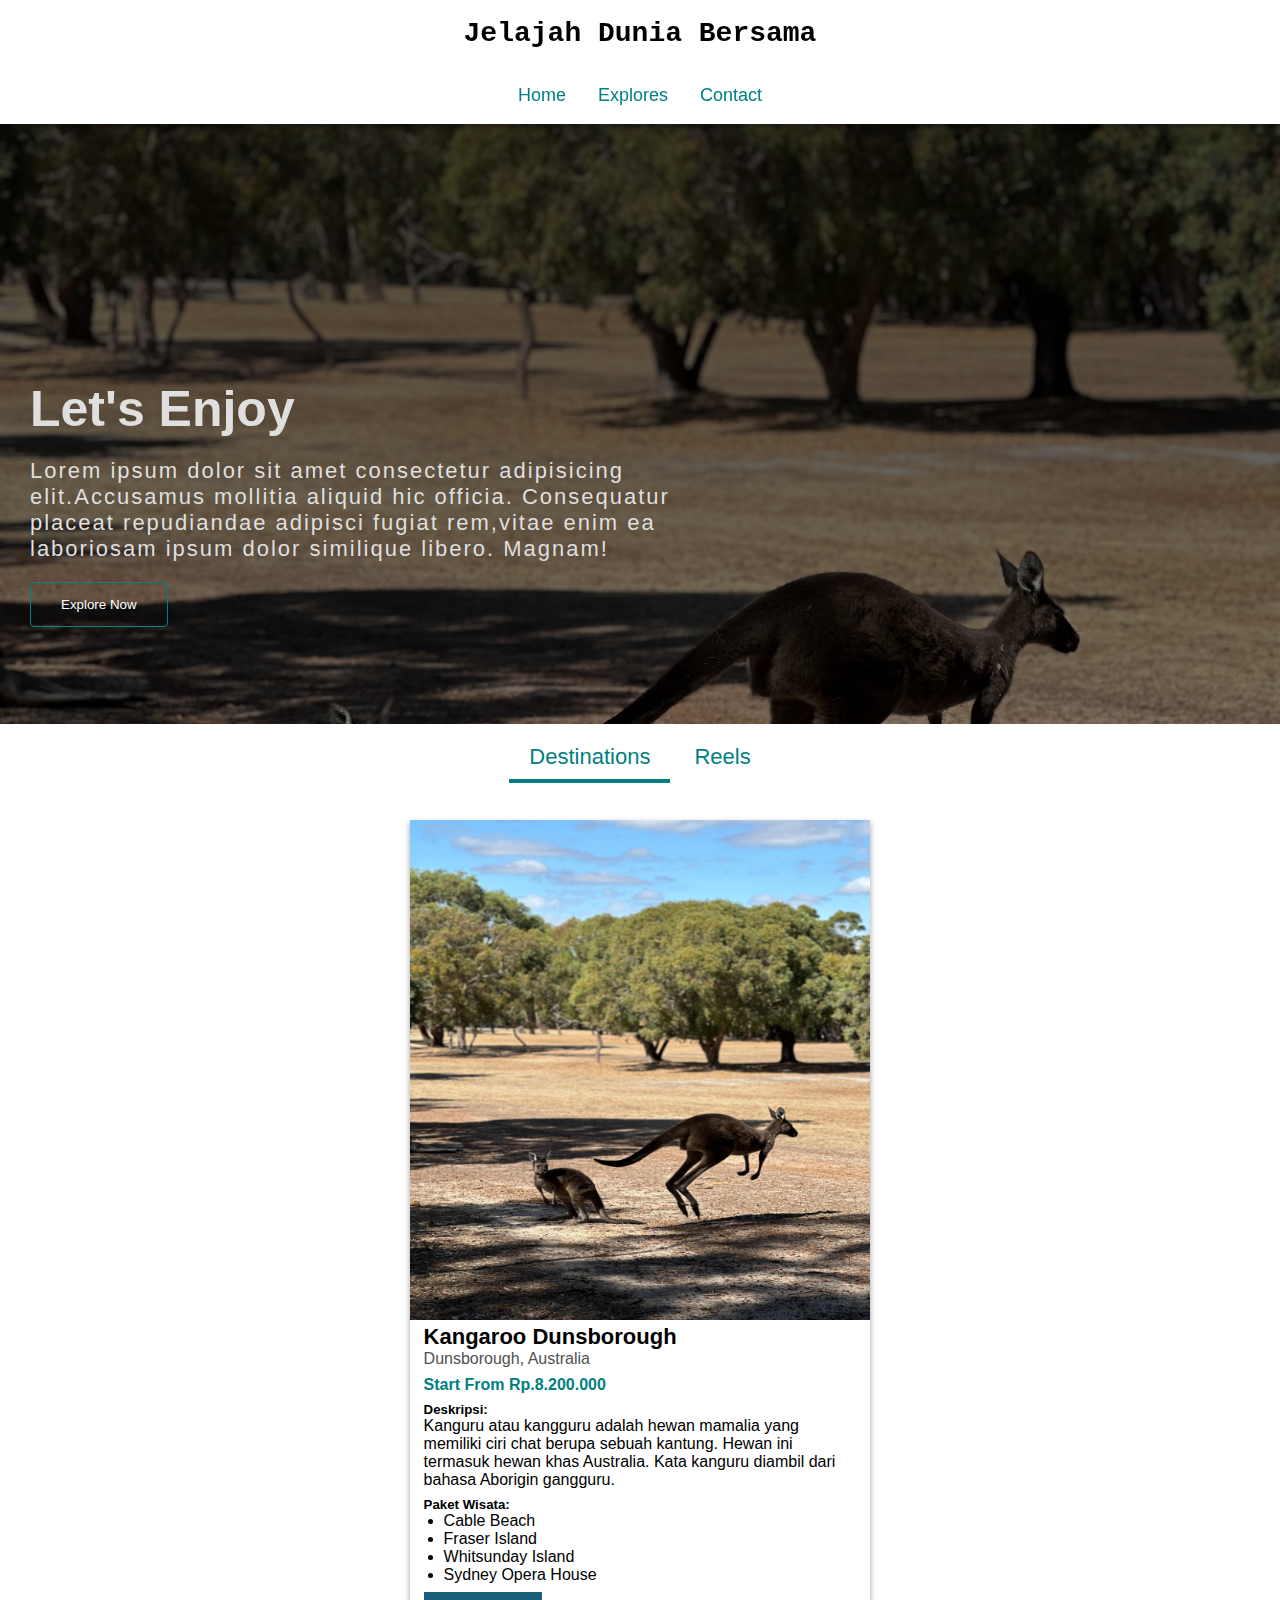
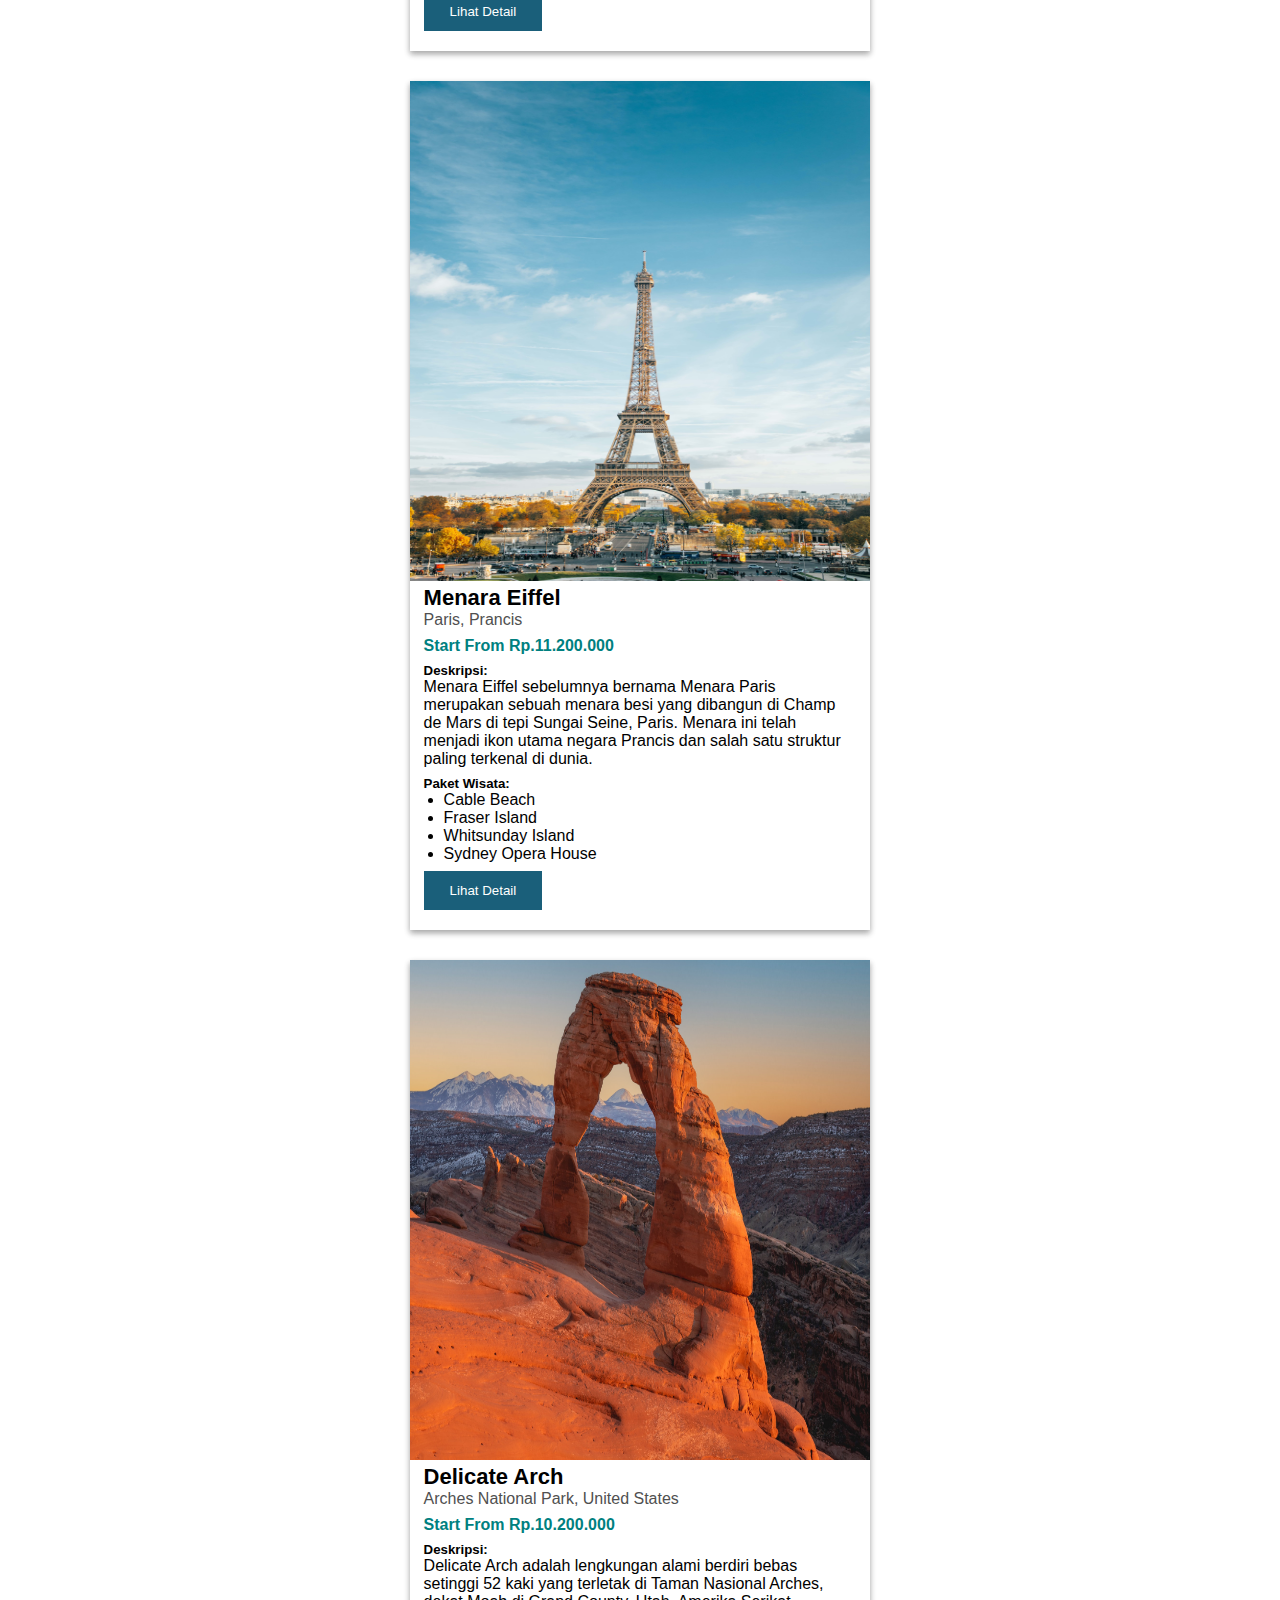
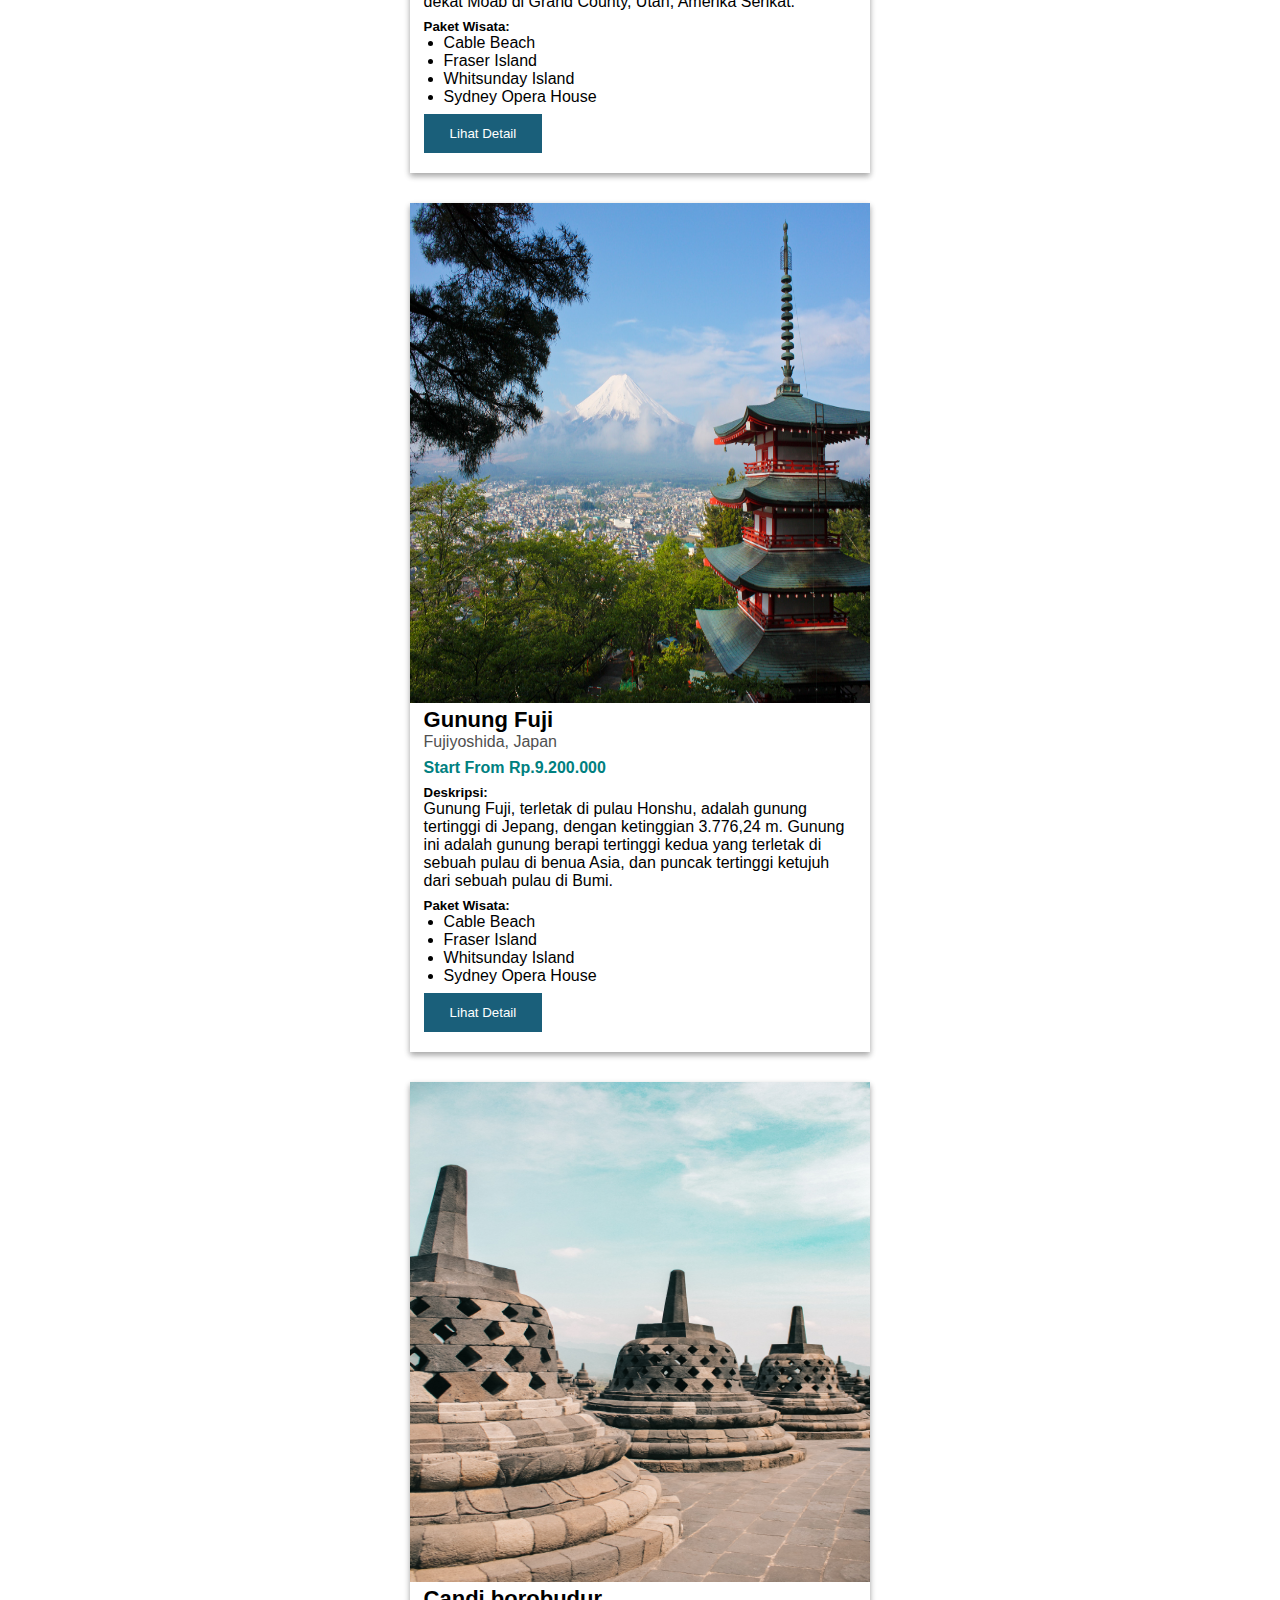
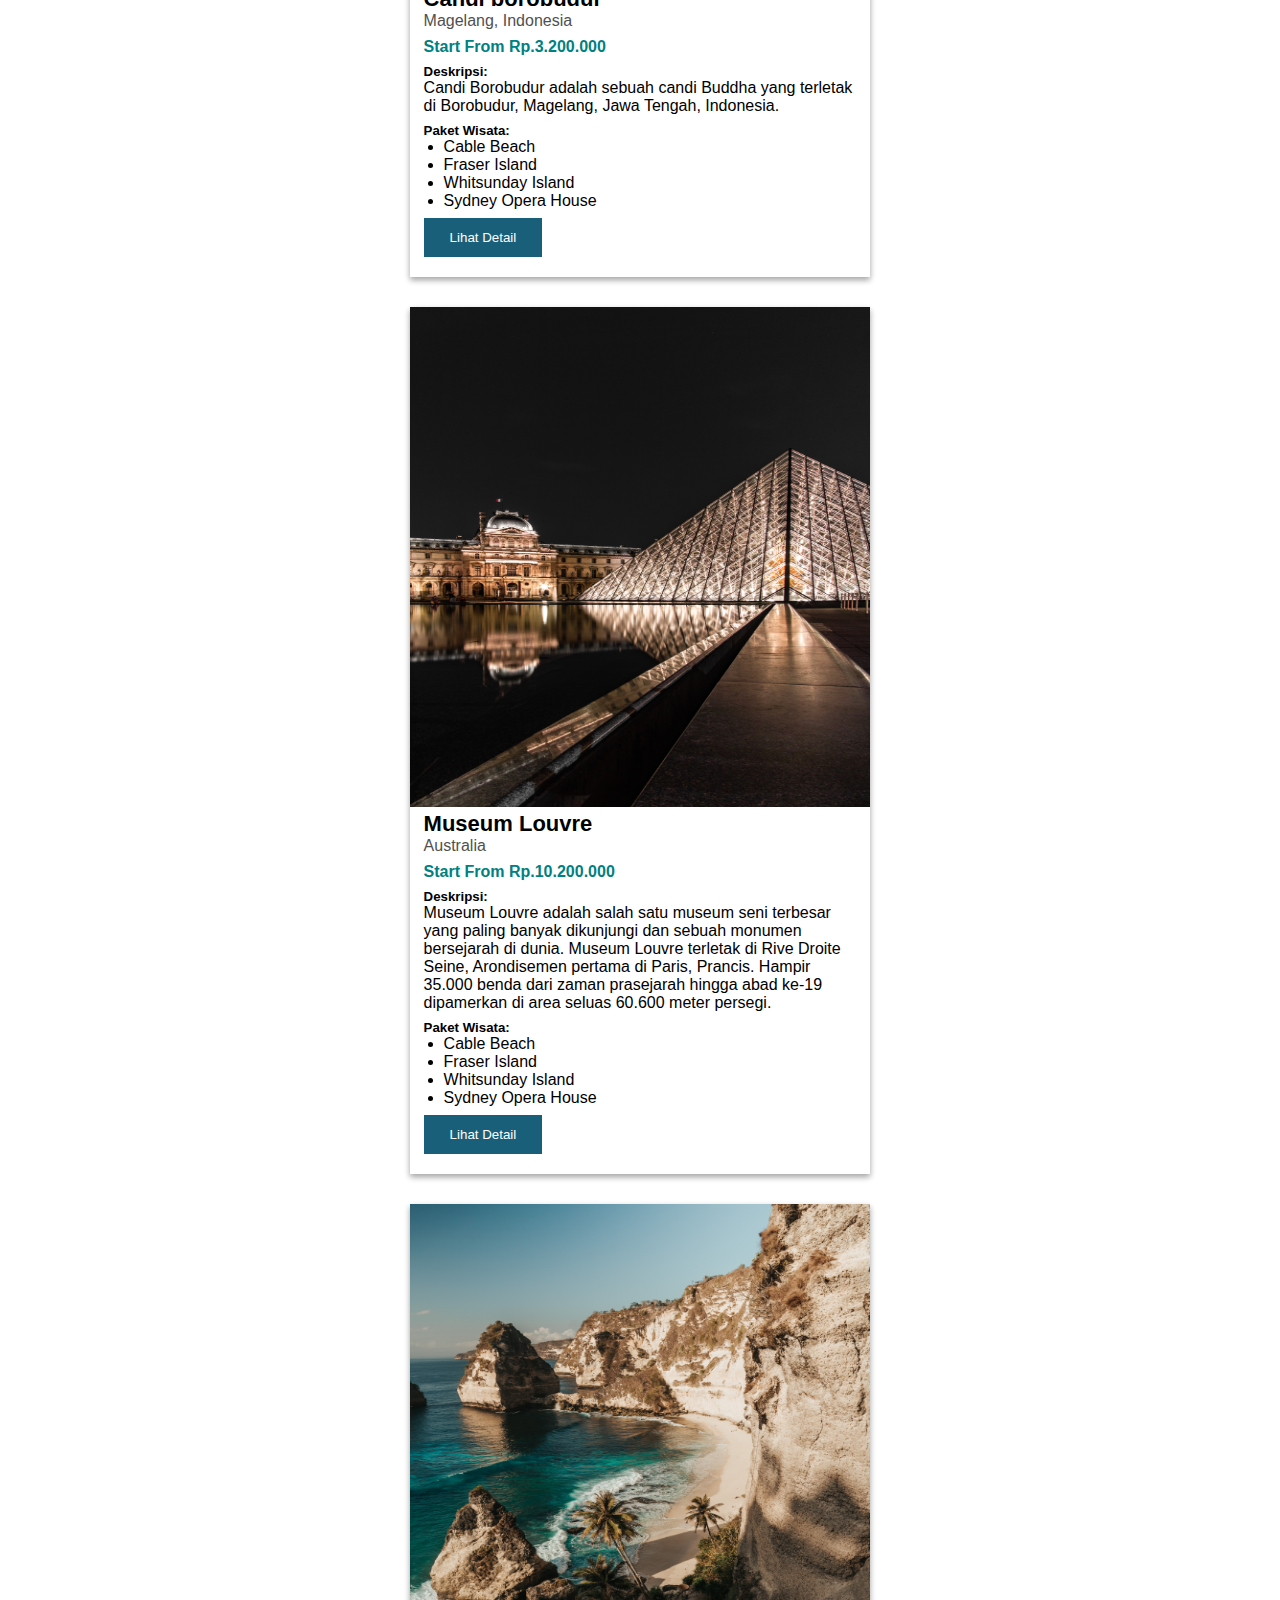
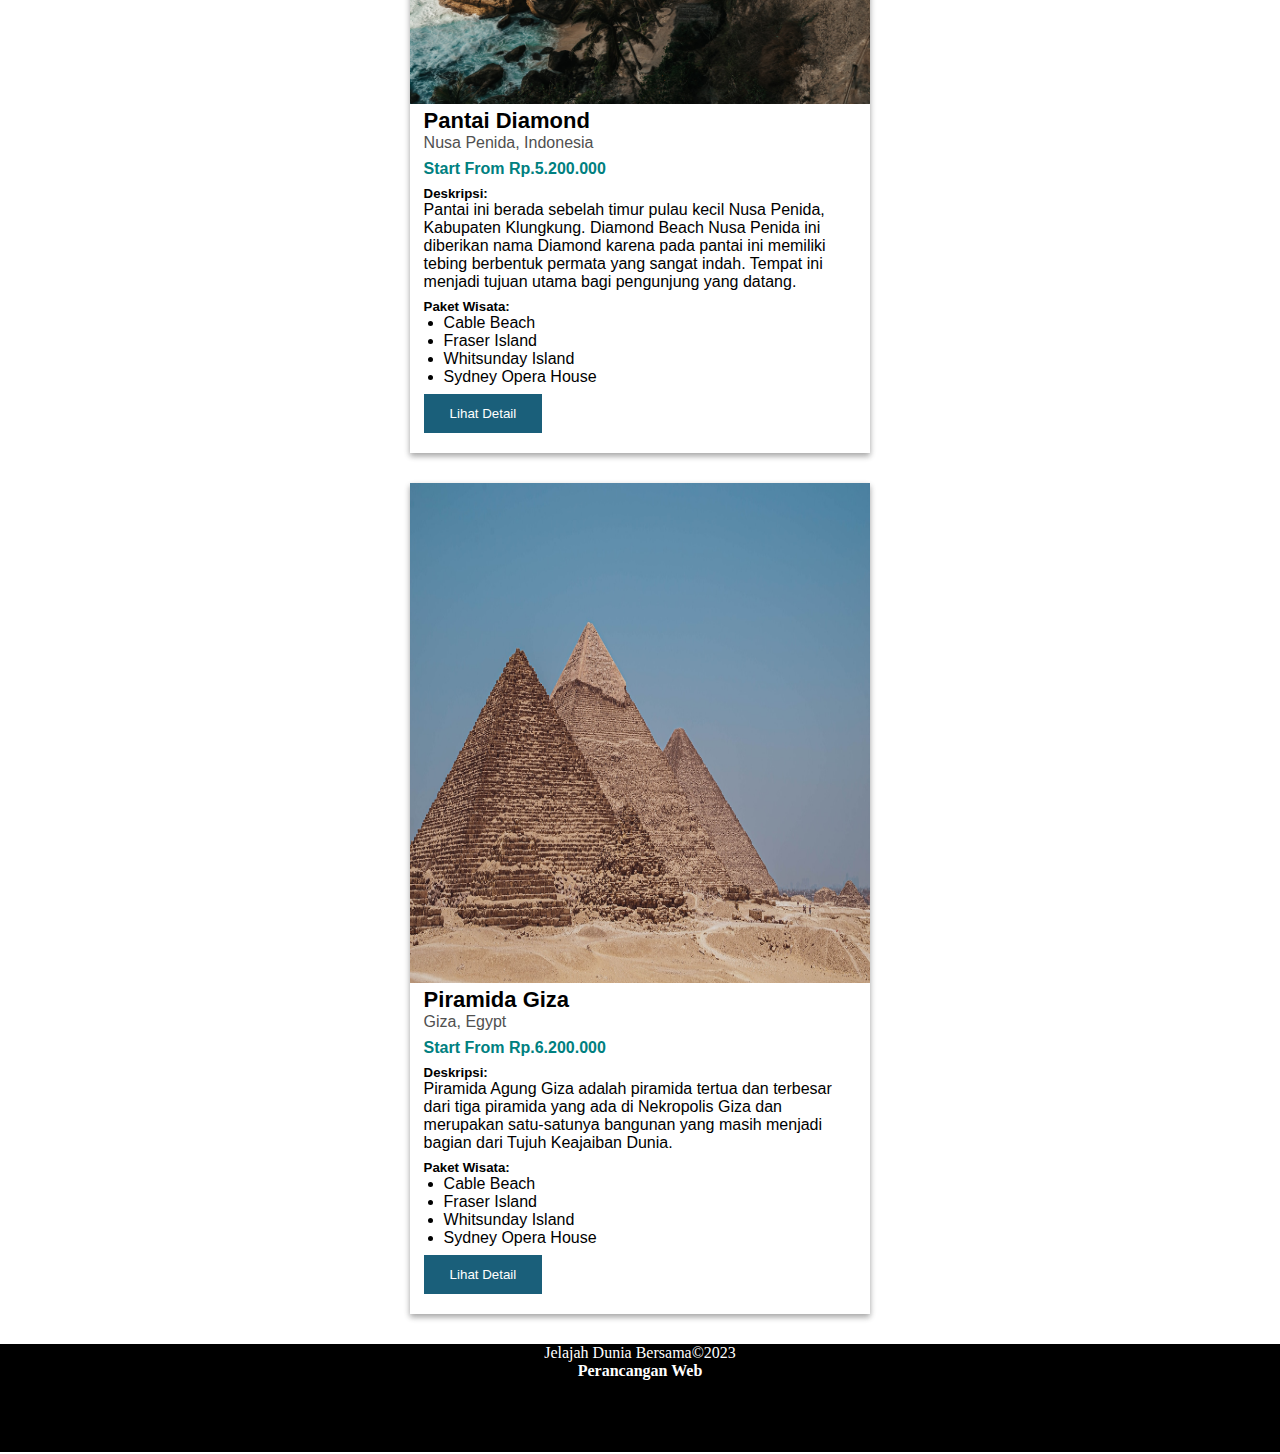
<file: jelajah Dunia Bersama Irvan/index.html>
<!DOCTYPE html>
<html lang="en">

<head>
    <meta charset="UTF-8">
    <meta http-equiv="X-UA-Compatible" content="IE=edge">
    <meta name="viewport" content="width=device-width, initial-scale=1.0">
    <title>Jelajah Dunia Bersama</title>
    <link rel="stylesheet" href="css/style.css">
</head>

<body>
    <div class="navbar">
        <div class="container">
            <header>
                <h1>Jelajah Dunia Bersama</h1>
            </header>
            <nav>
                <a href="#home">Home</a>
                <a href="#explore">Explores</a>
                <a href="#">Contact</a>
            </nav>
        </div>
    </div>
    <main>
        <div class="banner" id="home">
            <div class="banner-caption">
                <h2>Let's Enjoy</h2>
                <p>Lorem ipsum dolor sit amet consectetur adipisicing elit.Accusamus mollitia aliquid hic officia.
                    Consequatur
                    placeat repudiandae adipisci fugiat rem,vitae enim ea laboriosam ipsum dolor similique libero.
                    Magnam!
                </p>
                <button>Explore Now</button>
            </div>
        </div>
        <div class="container">
            <div class="group-menu" id="explore">
                <a href="#" class="active">Destinations</a>
                <a href="reels.html">Reels</a>
            </div>
        </div>
        <div class="container">
            <article class="container-destination">
                <section>
                    <img src="./src/img/deepavali-gaind-_PyAOG6vlUk-unsplash.jpg" alt="" height="500">
                    <div class="destination-explain">
                        <h3>Kangaroo Dunsborough</h3>
                        <p class="place">Dunsborough, Australia</p>
                        <h5 class="price">Start From Rp.8.200.000</h5>
                        <h5>Deskripsi:</h5>
                        <p>Kanguru atau kangguru adalah hewan mamalia yang memiliki ciri chat berupa sebuah kantung.
                            Hewan
                            ini termasuk hewan khas Australia. Kata kanguru diambil dari bahasa Aborigin gangguru.</p>
                        <div class="paket">
                            <h5>Paket Wisata:</h5>
                            <ul>
                                <li>Cable Beach</li>
                                <li>Fraser Island</li>
                                <li>Whitsunday Island</li>
                                <li>Sydney Opera House</li>
                            </ul>
                        </div>
                        <button class="btn-detail">Lihat Detail</button>
                    </div>
                </section>
                <section>
                    <img src="./src/img/Menara eifiel.jpg" alt="" height="500">
                    <div class="destination-explain">
                        <h3>Menara Eiffel</h3>
                        <p class="place">Paris, Prancis</p>
                        <h5 class="price">Start From Rp.11.200.000</h5>
                        <h5>Deskripsi:</h5>
                        <p>Menara Eiffel sebelumnya bernama Menara Paris merupakan sebuah menara besi yang dibangun di
                            Champ de Mars di tepi Sungai Seine, Paris. Menara ini telah menjadi ikon utama negara
                            Prancis dan salah satu struktur paling terkenal di dunia.</p>
                        <div class="paket">
                            <h5>Paket Wisata:</h5>
                            <ul>
                                <li>Cable Beach</li>
                                <li>Fraser Island</li>
                                <li>Whitsunday Island</li>
                                <li>Sydney Opera House</li>
                            </ul>
                        </div>
                        <button class="btn-detail">Lihat Detail</button>
                    </div>
                </section>
                <section>
                    <img src="./src/img/Delicate arch.jpg" alt="" height="500">
                    <div class="destination-explain">
                        <h3>Delicate Arch</h3>
                        <p class="place">Arches National Park, United States</p>
                        <h5 class="price">Start From Rp.10.200.000</h5>
                        <h5>Deskripsi:</h5>
                        <p>Delicate Arch adalah lengkungan alami berdiri bebas setinggi 52 kaki yang terletak di Taman
                            Nasional Arches, dekat Moab di Grand County, Utah, Amerika Serikat.</p>
                        <div class="paket">
                            <h5>Paket Wisata:</h5>
                            <ul>
                                <li>Cable Beach</li>
                                <li>Fraser Island</li>
                                <li>Whitsunday Island</li>
                                <li>Sydney Opera House</li>
                            </ul>
                        </div>
                        <button class="btn-detail">Lihat Detail</button>
                    </div>
                </section>
                <section>
                    <img src="./src/img/Fujiyoshida.jpg" alt="" height="500">
                    <div class="destination-explain">
                        <h3>Gunung Fuji</h3>
                        <p class="place">Fujiyoshida, Japan</p>
                        <h5 class="price">Start From Rp.9.200.000</h5>
                        <h5>Deskripsi:</h5>
                        <p>Gunung Fuji, terletak di pulau Honshu, adalah gunung tertinggi di Jepang, dengan ketinggian
                            3.776,24 m. Gunung ini adalah gunung berapi tertinggi kedua yang terletak di sebuah pulau di
                            benua Asia, dan puncak tertinggi ketujuh dari sebuah pulau di Bumi.</p>
                        <div class="paket">
                            <h5>Paket Wisata:</h5>
                            <ul>
                                <li>Cable Beach</li>
                                <li>Fraser Island</li>
                                <li>Whitsunday Island</li>
                                <li>Sydney Opera House</li>
                            </ul>
                        </div>
                        <button class="btn-detail">Lihat Detail</button>
                    </div>
                </section>
                <section>
                    <img src="./src/img/borobudur.jpg" alt="" height="500">
                    <div class="destination-explain">
                        <h3>Candi borobudur</h3>
                        <p class="place">Magelang, Indonesia</p>
                        <h5 class="price">Start From Rp.3.200.000</h5>
                        <h5>Deskripsi:</h5>
                        <p>Candi Borobudur adalah sebuah candi Buddha yang terletak di Borobudur, Magelang, Jawa Tengah,
                            Indonesia.</p>
                        <div class="paket">
                            <h5>Paket Wisata:</h5>
                            <ul>
                                <li>Cable Beach</li>
                                <li>Fraser Island</li>
                                <li>Whitsunday Island</li>
                                <li>Sydney Opera House</li>
                            </ul>
                        </div>
                        <button class="btn-detail">Lihat Detail</button>
                    </div>
                </section>
                <section>
                    <img src="./src/img/Museum Louvre.jpg " alt="" height="500">
                    <div class="destination-explain">
                        <h3>Museum Louvre</h3>
                        <p class="place">Australia</p>
                        <h5 class="price">Start From Rp.10.200.000</h5>
                        <h5>Deskripsi:</h5>
                        <p>Museum Louvre adalah salah satu museum seni terbesar yang paling banyak dikunjungi dan sebuah
                            monumen bersejarah di dunia. Museum Louvre terletak di Rive Droite Seine, Arondisemen
                            pertama di Paris, Prancis. Hampir 35.000 benda dari zaman prasejarah hingga abad ke-19
                            dipamerkan di area seluas 60.600 meter persegi.</p>
                        <div class="paket">
                            <h5>Paket Wisata:</h5>
                            <ul>
                                <li>Cable Beach</li>
                                <li>Fraser Island</li>
                                <li>Whitsunday Island</li>
                                <li>Sydney Opera House</li>
                            </ul>
                        </div>
                        <button class="btn-detail">Lihat Detail</button>
                    </div>
                </section>
                <section>
                    <img src="./src/img/Nusa Penida.jpg" alt="" height="500">
                    <div class="destination-explain">
                        <h3>Pantai Diamond</h3>
                        <p class="place">Nusa Penida, Indonesia</p>
                        <h5 class="price">Start From Rp.5.200.000</h5>
                        <h5>Deskripsi:</h5>
                        <p>Pantai ini berada sebelah timur pulau kecil Nusa Penida, Kabupaten Klungkung. Diamond Beach
                            Nusa Penida ini diberikan nama Diamond karena pada pantai ini memiliki tebing berbentuk
                            permata yang sangat indah. Tempat ini menjadi tujuan utama bagi pengunjung yang datang.</p>
                        <div class="paket">
                            <h5>Paket Wisata:</h5>
                            <ul>
                                <li>Cable Beach</li>
                                <li>Fraser Island</li>
                                <li>Whitsunday Island</li>
                                <li>Sydney Opera House</li>
                            </ul>
                        </div>
                        <button class="btn-detail">Lihat Detail</button>
                    </div>
                </section>
                <section>
                    <img src="./src/img/Piramida-Giza.jpg " alt="" height="500">
                    <div class="destination-explain">
                        <h3>Piramida Giza</h3>
                        <p class="place">Giza, Egypt</p>
                        <h5 class="price">Start From Rp.6.200.000</h5>
                        <h5>Deskripsi:</h5>
                        <p>Piramida Agung Giza adalah piramida tertua dan terbesar dari tiga piramida yang ada di
                            Nekropolis Giza dan merupakan satu-satunya bangunan yang masih menjadi bagian dari Tujuh
                            Keajaiban Dunia.</p>
                        <div class="paket">
                            <h5>Paket Wisata:</h5>
                            <ul>
                                <li>Cable Beach</li>
                                <li>Fraser Island</li>
                                <li>Whitsunday Island</li>
                                <li>Sydney Opera House</li>
                            </ul>
                        </div>
                        <button class="btn-detail">Lihat Detail</button>
                    </div>
                </section>

            </article>
        </div>
    </main>
    <div class="footer">
        <div class="container">
            <p>Jelajah Dunia Bersama&copy;2023</p>
            <h4>Perancangan Web</h4>
        </div>
    </div>
</body>

</html>
</file>
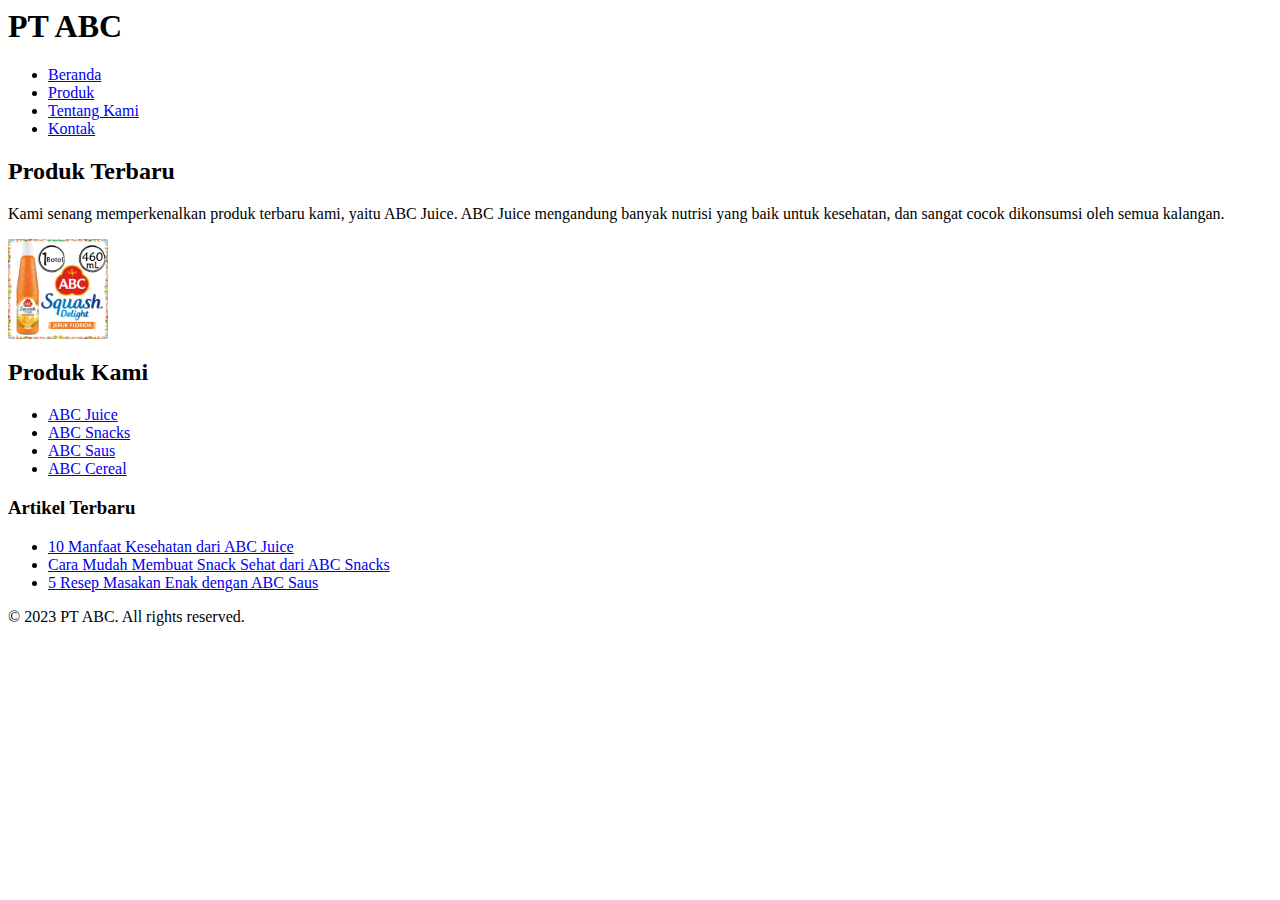
<file: M02/index.html>
</html>
<!DOCTYPE html>
<html lang="en">

<head>
    <meta charset="UTF-8">
    <meta name="viewport" content="width=device-width, initial-scale=1.0">
    <meta http-equiv="X-UA-Compatible" content="ie=edge">
    <title>Contoh Halaman Web dengan Semantik HTML</title>
    <link rel="icon" href="./assets/html.png" type="image/x-icon">
</head>

<body>
    <header>
        <h1>PT ABC</h1>
        <nav>
            <ul>
                <li><a href="#">Beranda</a></li>
                <li><a href="#">Produk</a></li>
                <li><a href="#">Tentang Kami</a></li>
                <li><a href="#">Kontak</a></li>
            </ul>
        </nav>
    </header>
    <main>
        <article>
            <h2>Produk Terbaru</h2>
            <p>Kami senang memperkenalkan produk terbaru kami, yaitu ABC Juice. ABC Juice mengandung banyak nutrisi yang
                baik untuk kesehatan, dan sangat cocok dikonsumsi oleh semua kalangan.</p>
            <img src="./assets/sirup-abc.jpeg" alt="ABC Juice" width="100">
        </article>
        <section>
            <h2>Produk Kami</h2>
            <ul>
                <li><a href="#">ABC Juice</a></li>
                <li><a href="#">ABC Snacks</a></li>
                <li><a href="#">ABC Saus</a></li>
                <li><a href="#">ABC Cereal</a></li>
            </ul>
        </section>
        <aside>
            <h3>Artikel Terbaru</h3>
            <ul>
                <li><a href="#">10 Manfaat Kesehatan dari ABC Juice</a></li>
                <li><a href="#">Cara Mudah Membuat Snack Sehat dari ABC Snacks</a></li>
                <li><a href="#">5 Resep Masakan Enak dengan ABC Saus</a></li>
            </ul>
        </aside>
    </main>
    <footer>
        <p>&copy; 2023 PT ABC. All rights reserved.</p>
    </footer>
</body>

</html>
</file>
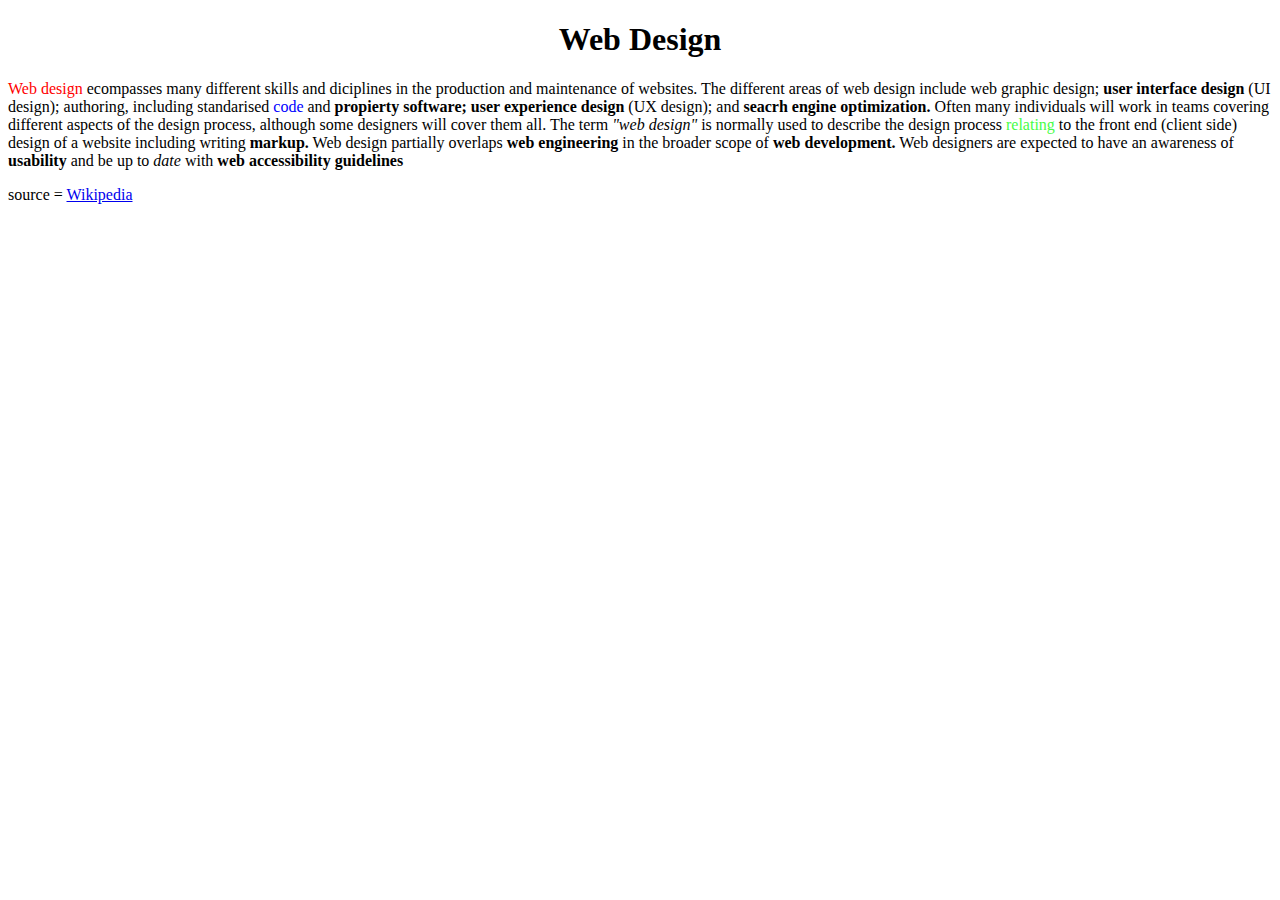
<file: task1.html>
<!DOCTYPE html>
<html lang="en">
<head>
    <meta charset="UTF-8">
    <meta http-equiv="X-UA-Compatible" content="IE=edge">
    <meta name="viewport" content="width=device-width, initial-scale=1.0">
    <title>Web Design</title>
</head>
<body>
    
    <h1 style="text-align: center;">Web Design</h1>
    <p><span style="color: red;">Web design</span> ecompasses many different skills and diciplines in the production and maintenance of websites. The different areas of web design include web graphic design; <b>user interface design</b> (UI design); authoring, including standarised <span style="color: blue;">code</span> and <b>propierty software; user experience design</b> (UX design); and <b>seacrh engine optimization.</b> Often many individuals will work in teams covering different aspects of the design process, although some designers will cover them all. The term <i>"web design"</i> is normally used to describe the design process <span style="color: rgb(71, 252, 71);">relating</span> to the front end (client side) design of a website including writing <b>markup.</b> Web design partially overlaps <b>web engineering</b> in the broader scope of <b>web development.</b> Web designers are expected to have an awareness of <b>usability</b> and be up to <i>date</i> with <b>web accessibility guidelines</b></p>

    <p>source = <a href="#">Wikipedia</a></p>
</body>
</html>
</file>
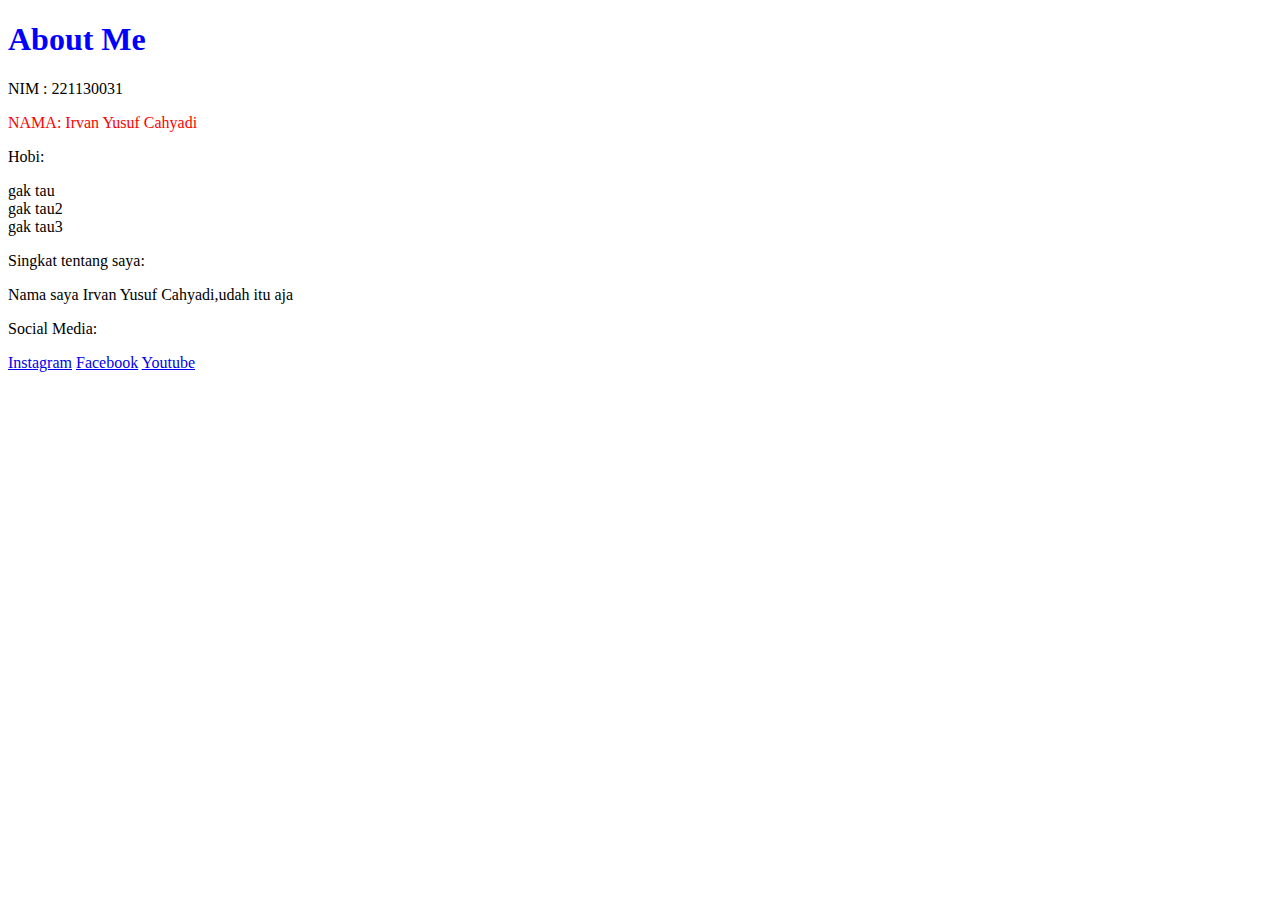
<file: task2.html>
<!DOCTYPE html>
<html lang="en">
<head>
    <meta charset="UTF-8">
    <meta http-equiv="X-UA-Compatible" content="IE=edge">
    <meta name="viewport" content="width=device-width, initial-scale=1.0">
    <title>About Me</title>
</head>
<body>
    
    <font color="blue"><h1>About Me</h1></font>
    <p>NIM : 221130031</p>
    <font color="red"><p>NAMA: Irvan Yusuf Cahyadi</p></font>
    <p>Hobi:</p>
    <li>gak tau</li>
    <li>gak tau2</li>
    <li>gak tau3</li>
    <P>Singkat tentang saya:</P>
    <p>Nama saya Irvan Yusuf Cahyadi,udah itu aja</p>
    <p>Social Media:</p>
    <a href="https://www.instagram.com">Instagram</a>
    <a href="https://www.facebook.com">Facebook</a>
    <a href="https://www.youtube.com">Youtube</a>
</body>
</html>
</file>
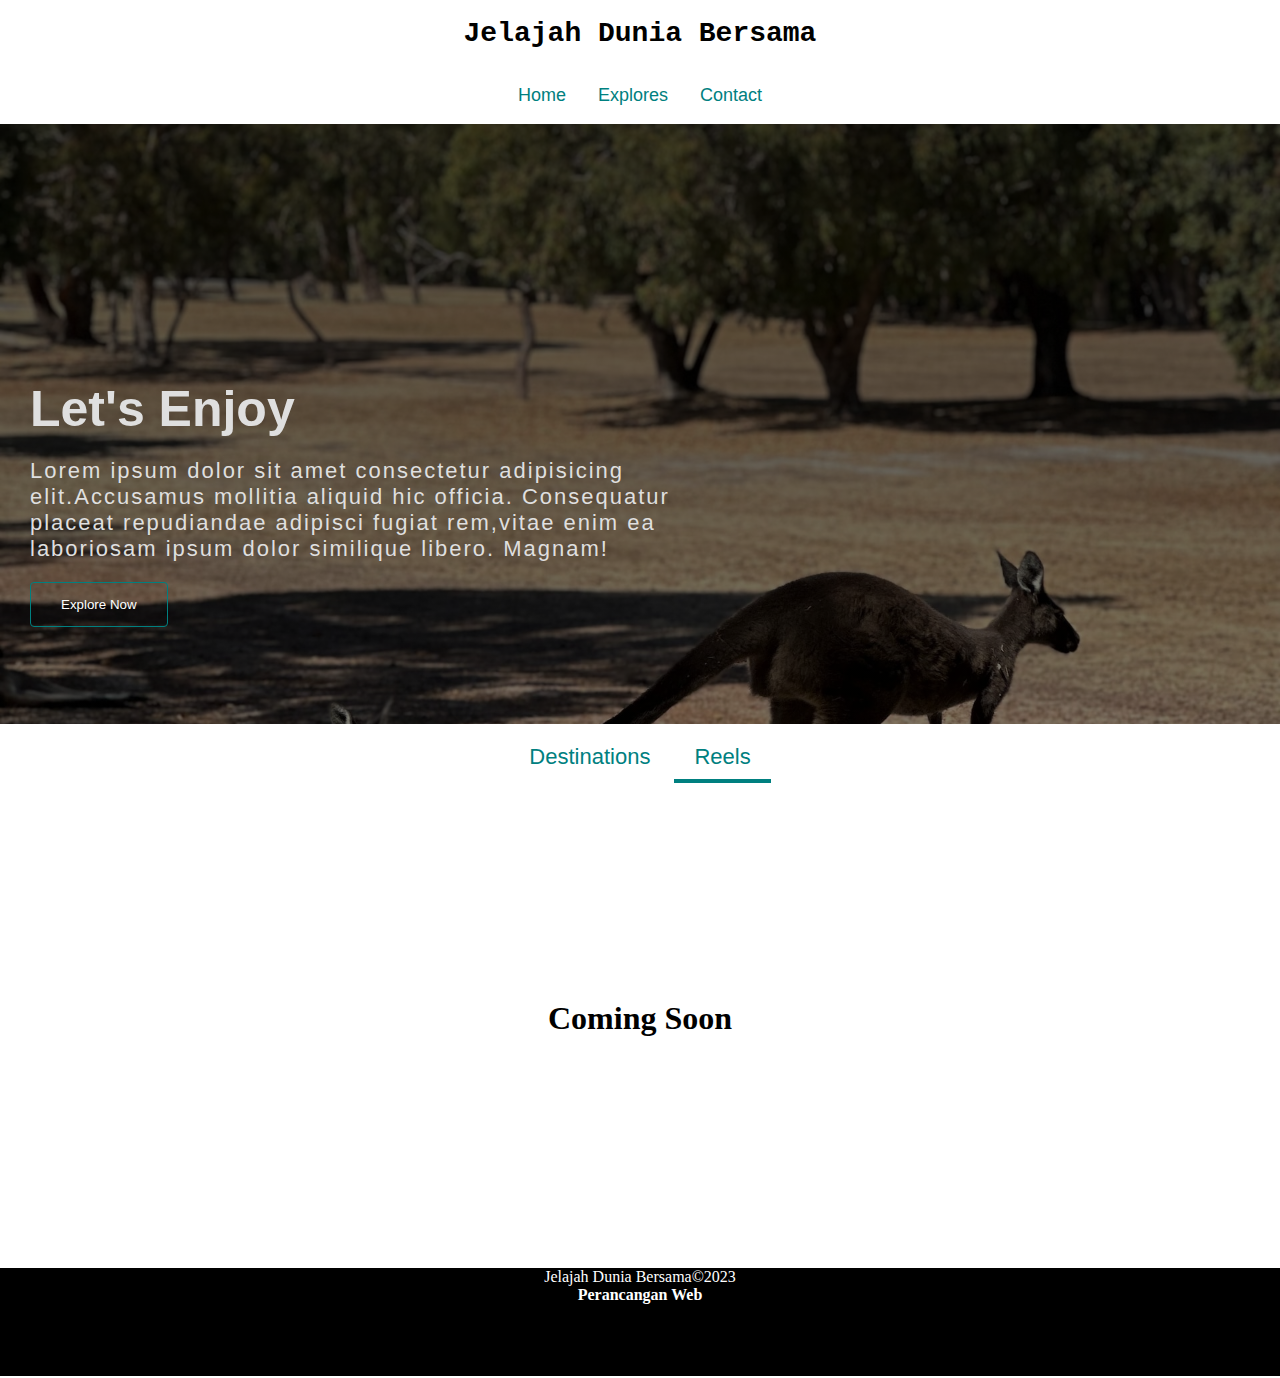
<file: jelajah Dunia Bersama Irvan/reels.html>
<!DOCTYPE html>
<html lang="en">

<head>
    <meta charset="UTF-8">
    <meta http-equiv="X-UA-Compatible" content="IE=edge">
    <meta name="viewport" content="width=device-width, initial-scale=1.0">
    <title>Jelajah Dunia Bersama</title>
    <link rel="stylesheet" href="css/style.css">
</head>

<body>
    <div class="container">
        <header>
            <h1>Jelajah Dunia Bersama</h1>
        </header>
        <nav>
            <a href="#">Home</a>
            <a href="#">Explores</a>
            <a href="#">Contact</a>
        </nav>
    </div>
    <main>
        <div class="banner">
            <div class="banner-caption">
                <h2>Let's Enjoy</h2>
                <p>Lorem ipsum dolor sit amet consectetur adipisicing elit.Accusamus mollitia aliquid hic officia.
                    Consequatur
                    placeat repudiandae adipisci fugiat rem,vitae enim ea laboriosam ipsum dolor similique libero.
                    Magnam!
                </p>
                <button>Explore Now</button>
            </div>
        </div>
        <div class="container">
            <div class="group-menu">
                <a href="index.html">Destinations</a>
                <a href="#" class="active">Reels</a>
            </div>
        </div>
        <div class="container">
            <h1 class="reels-title">Coming Soon</h1>
        </div>
    </main>
    <div class="footer">
        <div class="container">
            <p>Jelajah Dunia Bersama&copy;2023</p>
            <h4>Perancangan Web</h4>
        </div>
    </div>
</body>

</html>
</file>
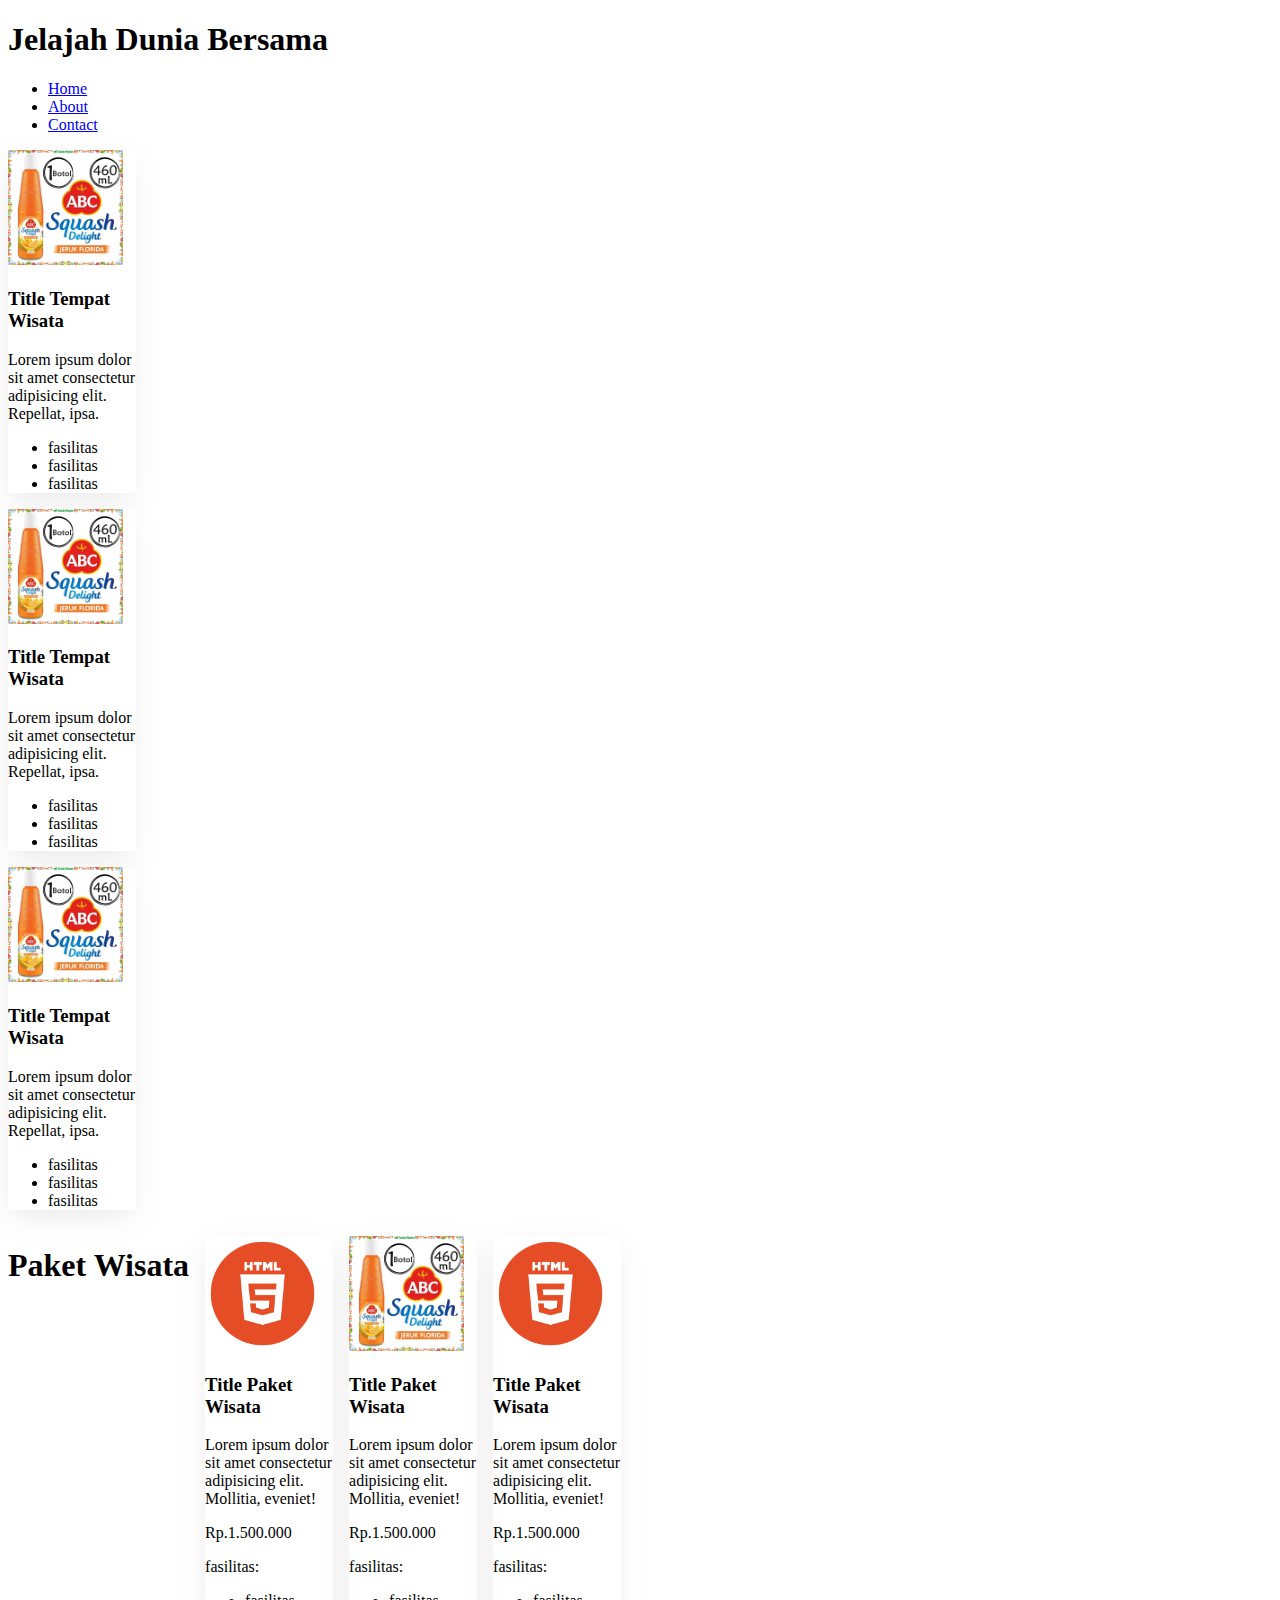
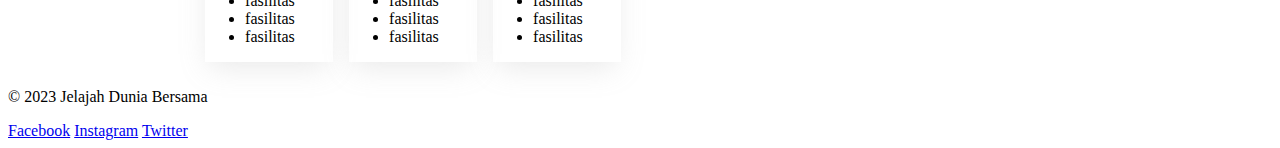
<file: M02/jelajahDuniaBersamaIrvan.html>
<!DOCTYPE html>
<html lang="en">
<head>
    <meta charset="UTF-8">
    <meta http-equiv="X-UA-Compatible" content="IE=edge">
    <meta name="viewport" content="width=device-width, initial-scale=1.0">
    <title>Jelajah Dunia Bersama Irvan</title>
    <link rel="icon" href="./assets/html.png">
    <style>
        article{
            /* border: 1px solid ; */
            width: 10vw;
            margin: 10px 0;
            box-shadow: -1px 10px 27px -5px rgba(167, 167, 167, 0.25);
        }
        article img{
            width: 90%;
        }
        main section{
            display: flex;
            gap: 1em;
        }
    </style>
</head>
<body>
    <header>
        <h1>Jelajah Dunia Bersama</h1>
        <nav>
            <ul>
                <li><a href="#">Home</a></li>
                <li><a href="#">About</a></li>
                <li><a href="#">Contact</a></li>
            </ul>
        </nav>
    </header>
    <main>
        <article>
            <img src="assets/sirup-abc.jpeg" alt="" width="100">
            <h3>Title Tempat Wisata</h3>
            <p>Lorem ipsum dolor sit amet consectetur adipisicing elit. Repellat, ipsa.</p>
            <ul>
                <li>fasilitas</li>
                <li>fasilitas</li>
                <li>fasilitas</li>
            </ul>
        </article>
        <article>
            <img src="assets/sirup-abc.jpeg" alt="" width="100">
            <h3>Title Tempat Wisata</h3>
            <p>Lorem ipsum dolor sit amet consectetur adipisicing elit. Repellat, ipsa.</p>
            <ul>
                <li>fasilitas</li>
                <li>fasilitas</li>
                <li>fasilitas</li>
            </ul>
        </article>
        <article>
            <img src="assets/sirup-abc.jpeg" alt="">
            <h3>Title Tempat Wisata</h3>
            <p>Lorem ipsum dolor sit amet consectetur adipisicing elit. Repellat, ipsa.</p>
            <ul>
                <li>fasilitas</li>
                <li>fasilitas</li>
                <li>fasilitas</li>
            </ul>
        </article>
        <section>
            <h1>Paket Wisata</h1>
            <article>
                <img src="assets/html.png" alt="">
                <h3>Title Paket Wisata</h3>
                <p>Lorem ipsum dolor sit amet consectetur adipisicing elit. Mollitia, eveniet!</p>
                <p>Rp.1.500.000</p>
                <p>fasilitas:</p>
                <ul>
                    <li>fasilitas</li>
                    <li>fasilitas</li>
                    <li>fasilitas</li>
                </ul>
            </article>
            <article>
                <img src="assets/sirup-abc.jpeg" alt="">
                <h3>Title Paket Wisata</h3>
                <p>Lorem ipsum dolor sit amet consectetur adipisicing elit. Mollitia, eveniet!</p>
                <p>Rp.1.500.000</p>
                <p>fasilitas:</p>
                <ul>
                    <li>fasilitas</li>
                    <li>fasilitas</li>
                    <li>fasilitas</li>
                </ul>
            </article>
            <article>
                <img src="assets/html.png" alt="">
                <h3>Title Paket Wisata</h3>
                <p>Lorem ipsum dolor sit amet consectetur adipisicing elit. Mollitia, eveniet!</p>
                <p>Rp.1.500.000</p>
                <p>fasilitas:</p>
                <ul>
                    <li>fasilitas</li>
                    <li>fasilitas</li>
                    <li>fasilitas</li>
                </ul>
            </article>
        </section>
    </main>
    <footer>
        <p>&copy; 2023 Jelajah Dunia Bersama</p>
        <a href="#">Facebook</a>
        <a href="#">Instagram</a>
        <a href="#">Twitter</a>
    </footer>
</body>
</html>
</file>
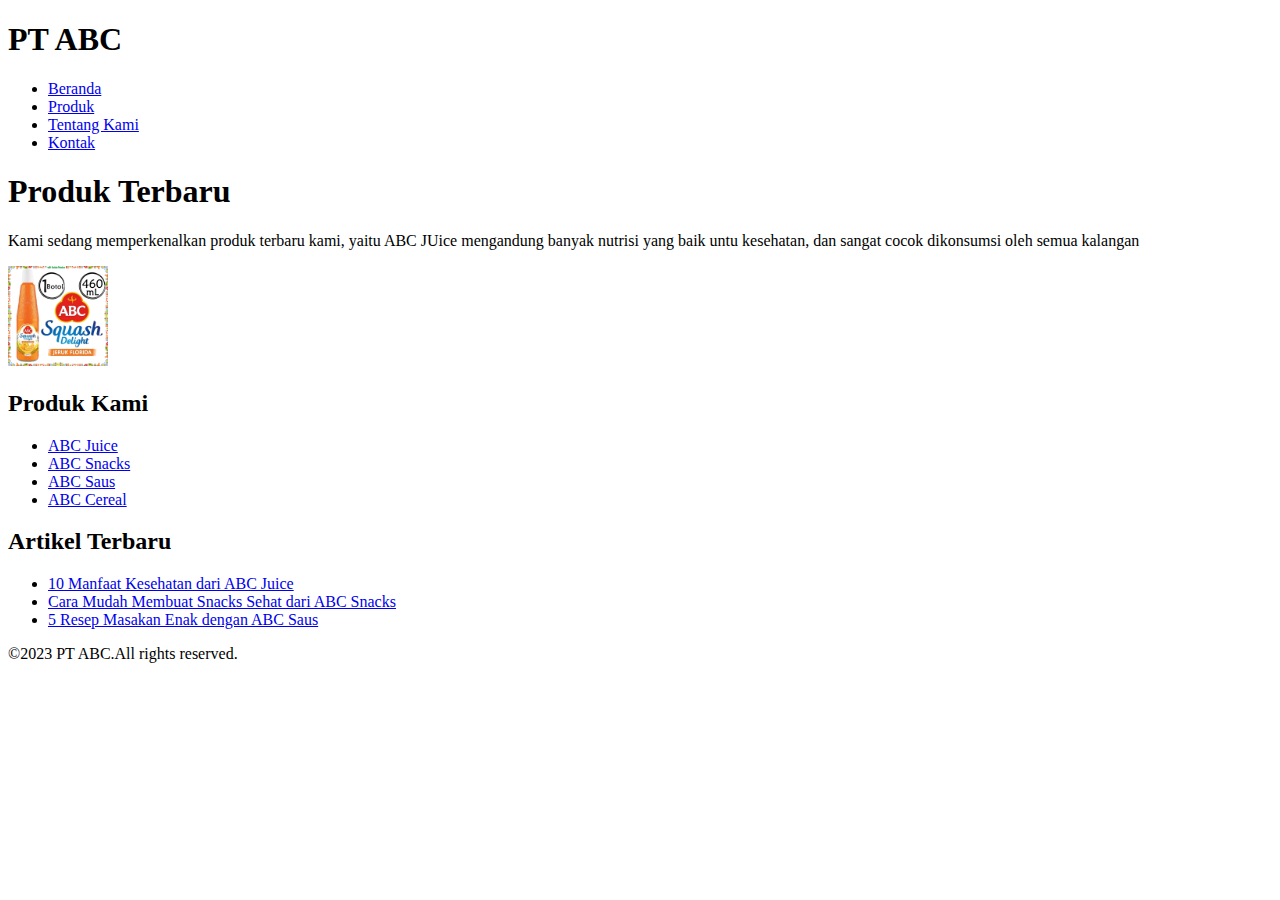
<file: M02/tes.html>
<!DOCTYPE html>
<html lang="en">
<head>
    <meta charset="UTF-8">
    <meta http-equiv="X-UA-Compatible" content="IE=edge">
    <meta name="viewport" content="width=device-width, initial-scale=1.0">
    <title>Document</title>
    <link rel="icon" href="./assets/sirup-abc.jpeg">
</head>
<body>
    <header>
        <h1>PT ABC</h1>
        <nav>
            <ul>
                <li><a href="#">Beranda</a></li>
                <li><a href="#">Produk</a></li>
                <li><a href="#">Tentang Kami</a></li>
                <li><a href="#">Kontak</a></li>
            </ul>
        </nav>
    </header>
    <main>
        <article>
            <h1>Produk Terbaru</h1>
            <p>Kami sedang memperkenalkan produk terbaru kami, yaitu ABC JUice mengandung banyak nutrisi yang baik untu kesehatan, dan sangat cocok dikonsumsi oleh semua kalangan</p>
            <img src="assets/sirup-abc.jpeg" alt="" width="100">
        </article>
        <section>
            <h2>Produk Kami</h2>
            <ul>
                <li><a href="#">ABC Juice</a></li>
                <li><a href="#">ABC Snacks</a></li>
                <li><a href="#">ABC Saus</a></li>
                <li><a href="#">ABC Cereal</a></li>
            </ul>
        </section>
        <aside>
            <h2>Artikel Terbaru</h2>
            <ul>
                <li><a href="#">10 Manfaat Kesehatan dari ABC Juice</a></li>
                <li><a href="#">Cara Mudah Membuat Snacks Sehat dari ABC Snacks</a></li>
                <li><a href="#">5 Resep Masakan Enak dengan ABC Saus</a></li>
            </ul>
        </aside>
    </main>

<footer>
    <p>&copy;2023 PT ABC.All rights reserved.</p>
</footer>
</body>
</html>
</file>
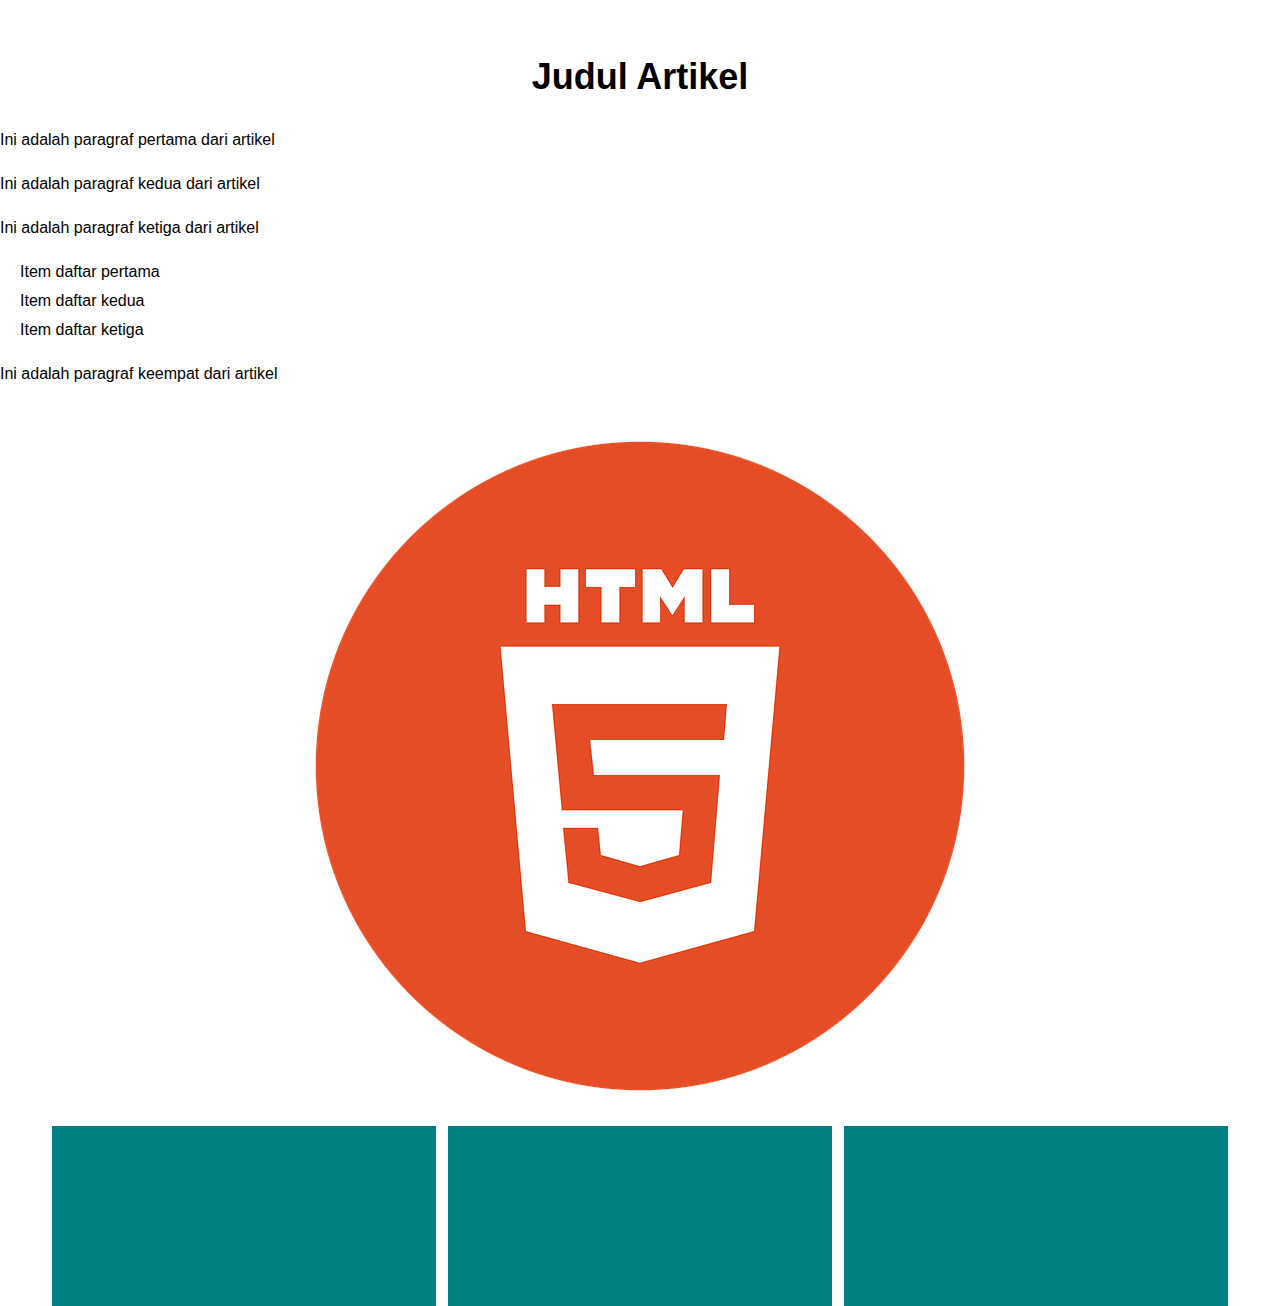
<file: Tugas_M04/contohArtikel.html>
<!DOCTYPE html>
<html lang="en">
<head>
    <meta charset="UTF-8">
    <meta http-equiv="X-UA-Compatible" content="IE=edge">
    <meta name="viewport" content="width=device-width, initial-scale=1.0">
    <title>Document</title>
    <link rel="stylesheet" href="css/contohArtikel.css">
</head>
<body>
    <h1>Judul Artikel</h1>
    <p>Ini adalah paragraf pertama dari artikel</p>
    <p>Ini adalah paragraf kedua dari artikel</p>
    <p>Ini adalah paragraf ketiga dari artikel</p>
    <ul>
        <li>Item daftar pertama</li>
        <li>Item daftar kedua</li>
        <li>Item daftar ketiga</li>
    </ul>
    <p>Ini adalah paragraf keempat dari artikel</p>
    <img src="img/html.png" alt="gambar artikel">
    <div class="container-category">
        <div class="category"></div>
        <div class="category"></div>
        <div class="category"></div>
    </div>

</body>
</html>
</file>
<file: jelajah Dunia Bersama Irvan/css/style.css>
*{
    margin: 0;
    padding: 0;
    box-sizing: border-box;
    scroll-behavior: smooth;
}
::selection{
    background-color: coral;
}
.container{
    width: 90%;
    /* border: 1px solid black; */
    margin: 0 auto;
}
.navbar{
    position: sticky;
    top: 0;
    background-color: white;
    box-shadow: rgba(0, 0, 0, 0.16) 0px 3px 6px, rgba(0, 0, 0, 0.23) 0px 3px 6px;
    z-index: 3;
}
.container header,nav{
    text-align: center;
    padding: 18px;
    /* border: 1px solid black; */
}
.container header h1{
    font-family: monospace;
    font-size: 28px;
}
.container nav a{
    padding: 10px 14px;
    text-decoration: none;
    font-size: 18px;
    color: teal;
    font-family: Arial, Helvetica, sans-serif;
}
.container nav a:hover{
    border-bottom: 4px solid teal;
}
.banner{
    height: 600px;
    background-image: linear-gradient(rgba(0,0,0,0.7),rgba(0,0,0,0.5)), url(../src/img/deepavali-gaind-_PyAOG6vlUk-unsplash.jpg);
    background-repeat: no-repeat;
    background-position: center;
    background-size: cover;
}
.banner button{
    padding: 14px 30px;
    border: none;
    cursor: pointer;
    /* background-color: teal; */
    border: 1px solid teal;
    background-color: transparent;
    border-radius: 4px;
    color: white;
    position: relative;
    overflow: hidden;
}
.banner button::before{
    content: '';
    top: 0;
    left: -100%;
    width: 100%;
    height: 100%;
    background-color: teal;
    position: absolute;
    transition: .6s;
}
.banner button:hover:before{
    left: 0;
    color: white;
    z-index: -1;
}
.banner button:hover{
    color: white;
    z-index: 2;
}
.banner-caption h2,button{
    margin-bottom: 20px;
    font-family: Arial, Helvetica, sans-serif;
}
.banner-caption h2{
    font-size: 50px;
}
.banner-caption p{
    margin-bottom: 20px;
    font-size: 22px;
    letter-spacing: 2px;
    font-family: arial;
}
.banner-caption{
    width: 50%;
    /* border: 1px solid black; */
    position: absolute;
    margin-top: 20%;
    margin-left: 30px;
    color: rgb(223, 223, 223);
}

.container .group-menu{
    margin-top: 20px;
    text-align: center;
}
.container .group-menu a{
    color: black;
    text-decoration: none;
    padding: 10px 20px;
    font-size: 22px;
    font-family: arial;
    color: teal;
}
.active{
    border-bottom: 4px solid teal;
}
.container .group-menu a:hover{
    border-bottom: 4px solid teal;
}
.container .container-destination{
    /* border: 1px solid black; */
    margin-top: 50px;
    height: 100%;
    width: 40%;
    margin: 50px auto 0 auto;
    font-family: arial;
}
.container .container-destination section{
    /* border: 1px solid black; */
    margin-bottom: 30px;
    box-shadow: rgba(0, 0, 0, 0.16) 0px 3px 6px, rgba(0, 0, 0, 0.23) 0px 3px 6px;

}
.container .container-destination section .destination-explain{
    padding: 0 14px;
}
.container .container-destination .price,.paket{
    margin: 8px 0;
}
.container .container-destination section img{
    width: 100%;
}
.container .container-destination section ul{
    margin-left: 20px;
}
.container .container-destination section h3{
    font-size: 22px;
}
.container .container-destination section .place{
    color: rgb(80, 80, 80);
}
.container .container-destination section .price{
    font-size: 16px;
    color: teal;
}
.container .container-destination section .btn-detail{
    padding: 12px 26px;
    cursor: pointer;
    background-color: #1A5F7A;
    color: white;
    border: none;
}
.footer{
    background-color: #000;
    height: 12vh;
    color: white;
    text-align: center;
}
.footer .container{
    margin: auto;
    height: 100%;
    position: relative;
}
.footer .container p{
    text-align: center;
    height: 100;
    margin:  0 auto;
}

.container .reels-title{
    margin-top: 20%;
    margin-bottom: 20%;
    text-align: center;
}
</file>
<file: Tugas_M04/css/contohArtikel.css>
body{
    font-family: Arial;
    font-size: 16px;
    line-height: 1.5;
    margin: 0;
    padding: 0;
}
h1{
    font-size: 36px;
    text-align:center;
    margin-top: 50px;
}
p{
    margin: 20px 0;
}
ul{
    margin: 20px 0;
    padding: 0;
    list-style-type: none;
    /* list-style-type: ; */
}
li{
    margin: 5px 0;
    padding-left: 20px;
    /* background-image: url('img/html.png');
    background-repeat: no-repeat;
    background-position: 0 50%; */
}
img{
    display: block;
    margin: auto;
    max-width: 100%;
}
.container-category{
    width: 100%;
    height: 20vh;
    /* border: 1px solid blue; */
    display: flex;
    gap: 12px;
    justify-content: center;
}
.category{
    width: 30%;
    height: 100%;
    background-color: teal;
}
</file>
